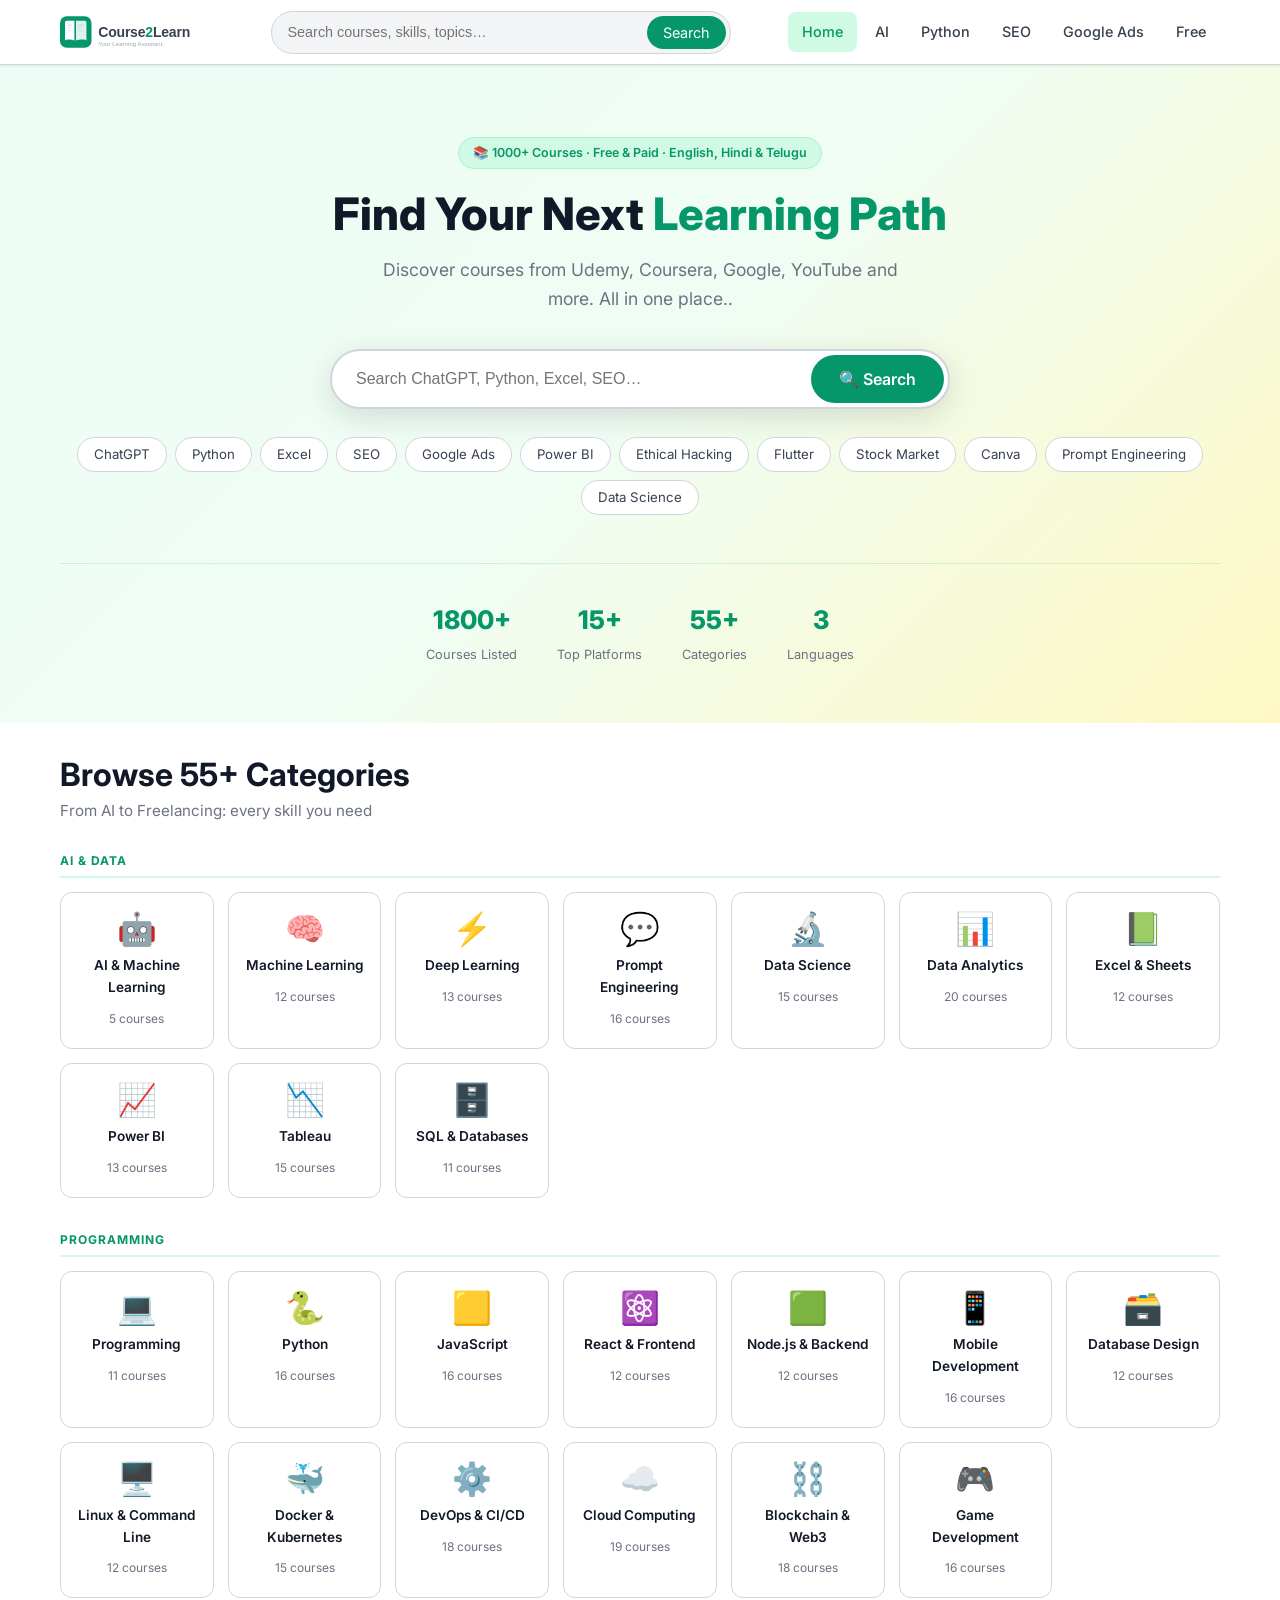
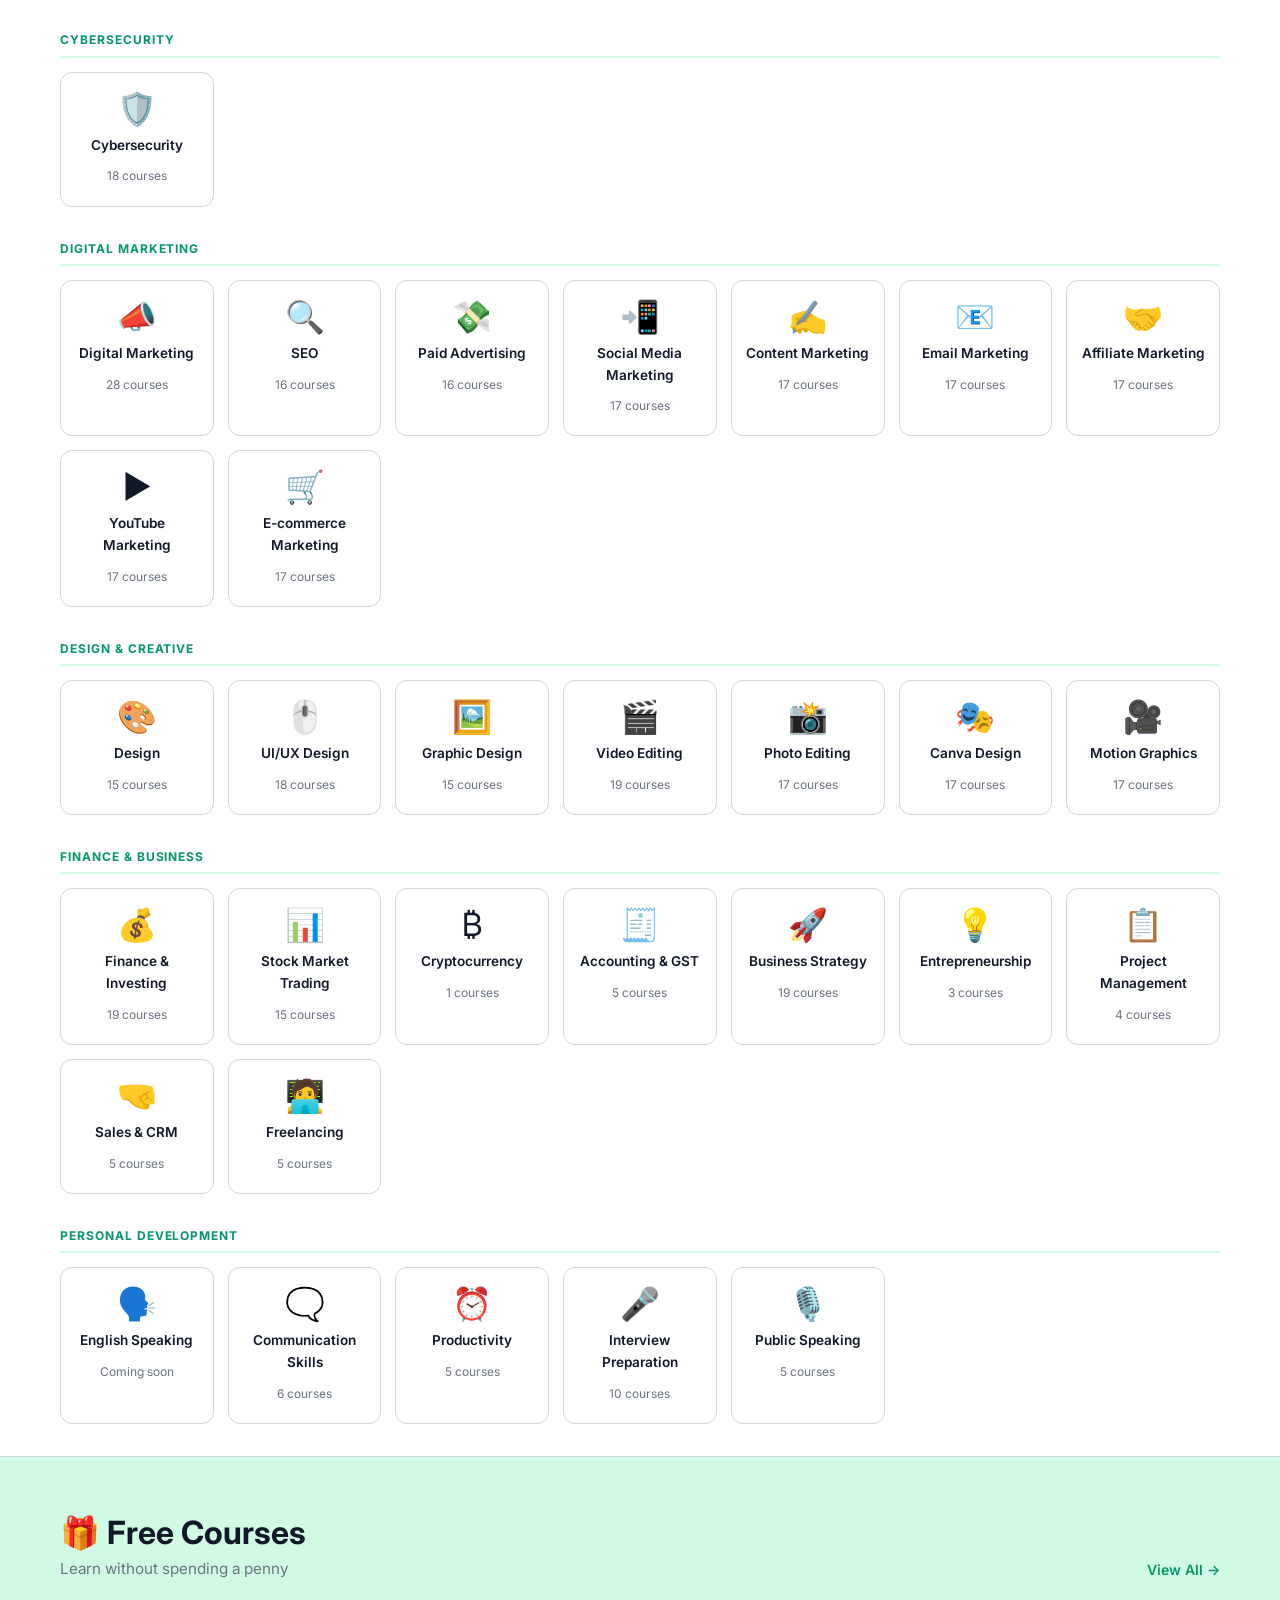
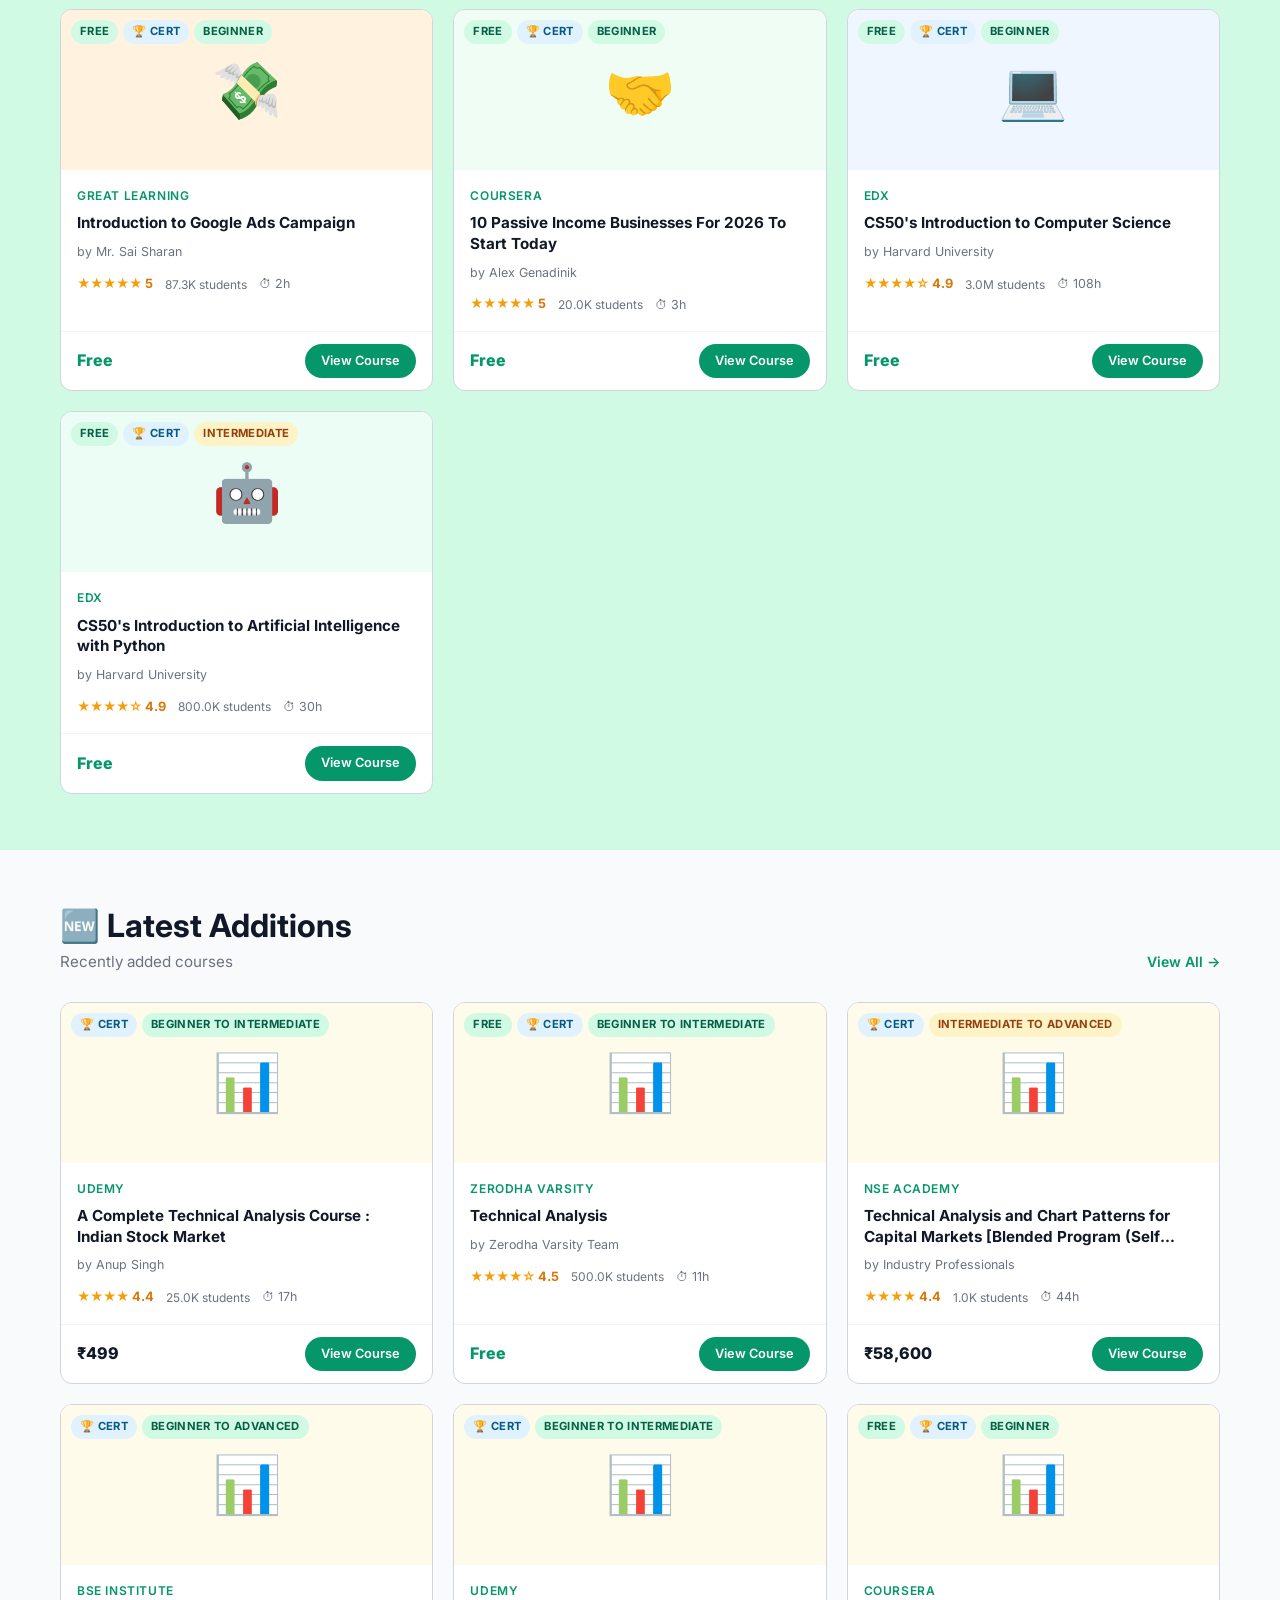
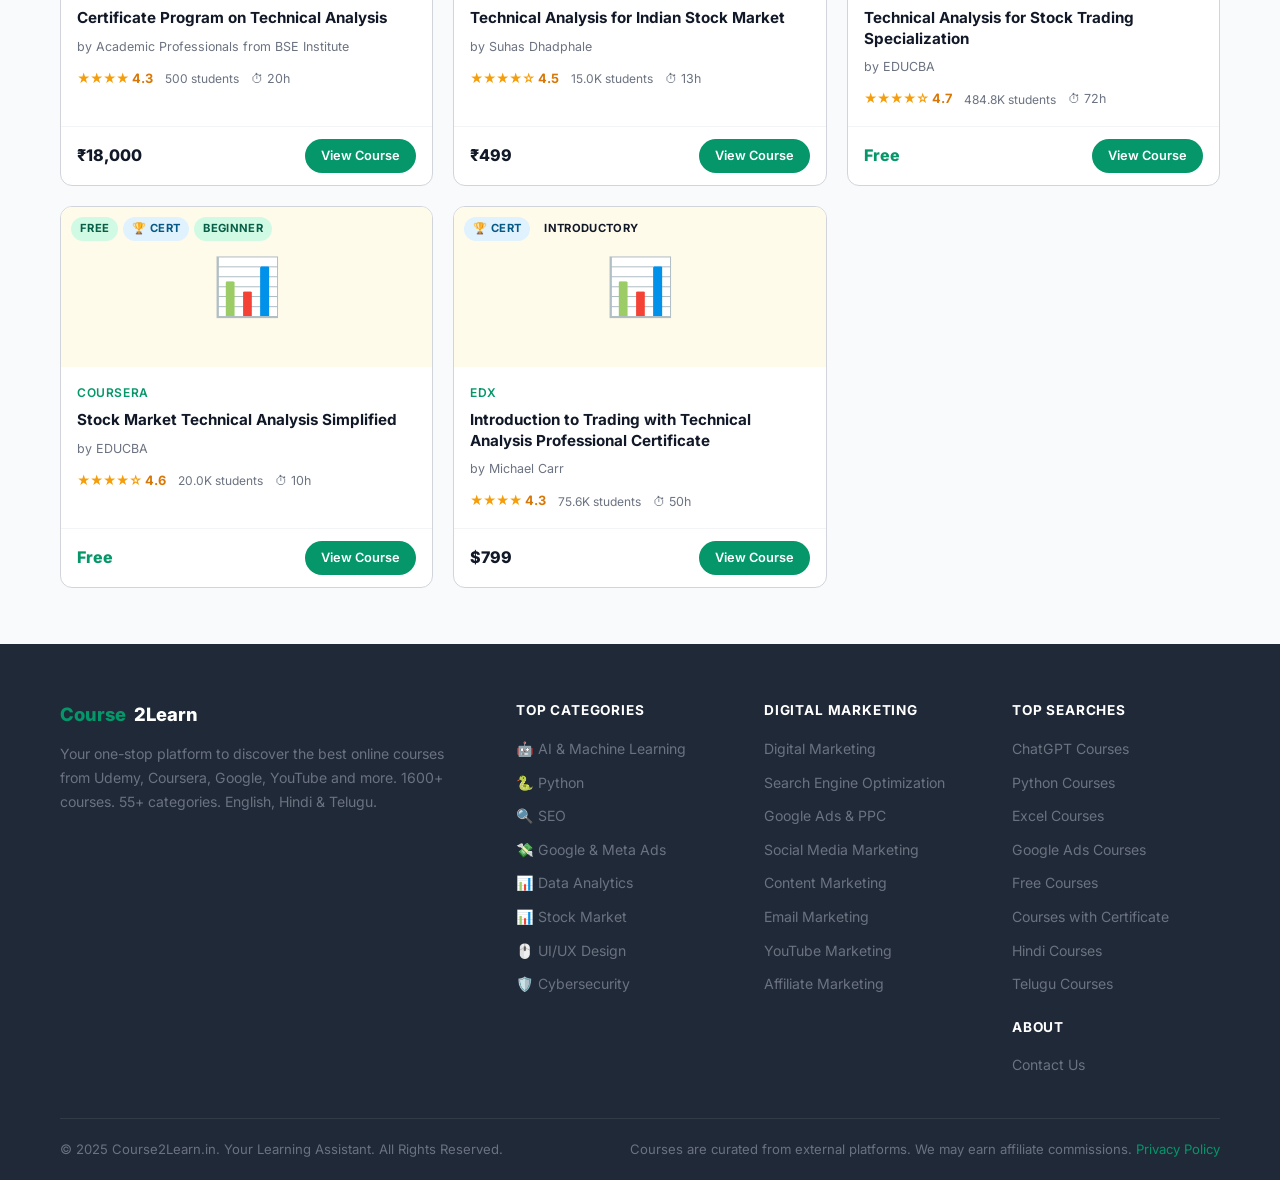
<file: index.html>
<!DOCTYPE html>
<html lang="en">
<head>
  <meta charset="UTF-8"/>
  <meta name="viewport" content="width=device-width, initial-scale=1.0"/>
  <title>Course2Learn: Your Learning Assistant | Find Best Online Courses</title>
  <meta name="description" content="Discover 1600+ online courses across 55+ categories: AI, Python, SEO, Google Ads, Digital Marketing, Stock Market, UI/UX, Video Editing and more. Free & Paid. English, Hindi & Telugu."/>
  <meta name="keywords" content="online courses, free courses, AI courses, Python, SEO, Google Ads, digital marketing, data analytics, stock market, Udemy, Coursera, free certificate courses India, Telugu courses, Hindi courses"/>
  <meta property="og:title"       content="Course2Learn: Find Best Online Courses"/>
  <meta property="og:description" content="Your one-stop course discovery platform. 1600+ courses across 55+ categories. Free & Paid. English, Hindi & Telugu."/>
  <meta property="og:url"         content="https://course2learn.in"/>
  <meta property="og:type"        content="website"/>
  <meta name="twitter:card"       content="summary_large_image"/>
  <link rel="canonical" href="https://course2learn.in"/>
  <link rel="preconnect" href="https://fonts.googleapis.com"/>
  <link rel="preconnect" href="https://fonts.gstatic.com" crossorigin/>
  <link href="https://fonts.googleapis.com/css2?family=Inter:wght@400;500;600;700;800&display=swap" rel="stylesheet"/>
  <link rel="stylesheet" href="css/style.css"/>
  <link rel="icon" href="favicon.svg" type="image/svg+xml"/>
</head>
<body>

<!-- ===== NAVBAR ===== -->
<nav class="navbar">
  <div class="container nav-inner">
    <a href="#/" class="nav-logo">
      <img src="logo.svg" alt="Course2Learn Logo"/>
    </a>
    <div class="nav-search">
      <input type="text" id="navSearchInput" placeholder="Search courses, skills, topics…" autocomplete="off"/>
      <button onclick="App.doNavSearch()">Search</button>
    </div>
    <div class="nav-links">
      <a href="#/" id="nav-home">Home</a>
      <a href="#/category/ai" id="nav-ai">AI</a>
      <a href="#/category/python" id="nav-py">Python</a>
      <a href="#/category/seo" id="nav-seo">SEO</a>
      <a href="#/category/paid-advertising" id="nav-ads">Google Ads</a>
      <a href="#/search?free=true" id="nav-free">Free</a>
    </div>
    <button class="nav-menu-btn" onclick="App.toggleMobileNav()" aria-label="Menu">☰</button>
  </div>
  <div class="mobile-nav" id="mobileNav">
    <a href="#/">🏠 Home</a>
    <div class="mobile-nav-group">🤖 AI & Data</div>
    <a href="#/category/ai">🤖 AI & Machine Learning</a>
    <a href="#/category/data-science">🔬 Data Science</a>
    <a href="#/category/data-analytics">📊 Data Analytics</a>
    <a href="#/category/machine-learning">🧠 Machine Learning</a>
    <a href="#/category/prompt-engineering">💬 Prompt Engineering</a>
    <a href="#/category/excel">📗 Excel & Sheets</a>
    <a href="#/category/power-bi">📈 Power BI</a>
    <a href="#/category/sql">🗄️ SQL & Databases</a>
    <div class="mobile-nav-group">💻 Programming</div>
    <a href="#/category/python">🐍 Python</a>
    <a href="#/category/javascript">🟨 JavaScript</a>
    <a href="#/category/react">⚛️ React & Frontend</a>
    <a href="#/category/nodejs">🟩 Node.js & Backend</a>
    <a href="#/category/mobile-dev">📱 Mobile Development</a>
    <a href="#/category/cloud-computing">☁️ Cloud Computing</a>
    <a href="#/category/devops">⚙️ DevOps & CI/CD</a>
    <a href="#/category/docker">🐳 Docker & Kubernetes</a>
    <a href="#/category/cybersecurity">🛡️ Cybersecurity</a>
    <div class="mobile-nav-group">📣 Digital Marketing</div>
    <a href="#/category/digital-marketing">📣 Digital Marketing</a>
    <a href="#/category/seo">🔍 SEO</a>
    <a href="#/category/paid-advertising">💸 Google & Meta Ads</a>
    <a href="#/category/social-media">📲 Social Media</a>
    <a href="#/category/content-marketing">✍️ Content Marketing</a>
    <a href="#/category/email-marketing">📧 Email Marketing</a>
    <a href="#/category/youtube-marketing">▶️ YouTube Marketing</a>
    <a href="#/category/affiliate-marketing">🤝 Affiliate Marketing</a>
    <div class="mobile-nav-group">🎨 Design & Creative</div>
    <a href="#/category/ui-ux">🖱️ UI/UX Design</a>
    <a href="#/category/graphic-design">🖼️ Graphic Design</a>
    <a href="#/category/video-editing">🎬 Video Editing</a>
    <a href="#/category/canva">🎭 Canva</a>
    <a href="#/category/photo-editing">📸 Photo Editing</a>
    <div class="mobile-nav-group">💰 Finance & Business</div>
    <a href="#/category/stock-market">📊 Stock Market Trading</a>
    <a href="#/category/finance">💰 Finance & Investing</a>
    <a href="#/category/accounting">🧾 Accounting & GST</a>
    <a href="#/category/entrepreneurship">💡 Entrepreneurship</a>
    <a href="#/category/freelancing">🧑‍💻 Freelancing</a>
    <a href="#/category/project-management">📋 Project Management</a>
    <div class="mobile-nav-group">🎤 Personal Development</div>
    <a href="#/category/english-speaking">🗣️ English Speaking</a>
    <a href="#/category/interview-prep">🎤 Interview Preparation</a>
    <a href="#/category/productivity">⏰ Productivity</a>
    <a href="#/category/communication">🗨️ Communication Skills</a>
    <a href="#/search?free=true">🎁 Free Courses</a>
    <a href="#/search?cert=true">🏆 With Certificate</a>
    <a href="#/search?lang=hindi">🇮🇳 Hindi Courses</a>
    <a href="#/search?lang=telugu">🇮🇳 Telugu Courses</a>
  </div>
</nav>

<!-- ===== MAIN APP ===== -->
<main id="app"></main>

<!-- ===== FOOTER ===== -->
<footer>
  <div class="container">
    <div class="footer-grid">
      <div class="footer-brand">
        <div class="footer-logo">
          <span>Course</span>2Learn
        </div>
        <p>Your one-stop platform to discover the best online courses from Udemy, Coursera, Google, YouTube and more. 1600+ courses. 55+ categories. English, Hindi & Telugu.</p>
      </div>
      <div class="footer-col">
        <h4>Top Categories</h4>
        <ul>
          <li><a href="#/category/ai">🤖 AI & Machine Learning</a></li>
          <li><a href="#/category/python">🐍 Python</a></li>
          <li><a href="#/category/seo">🔍 SEO</a></li>
          <li><a href="#/category/paid-advertising">💸 Google & Meta Ads</a></li>
          <li><a href="#/category/data-analytics">📊 Data Analytics</a></li>
          <li><a href="#/category/stock-market">📊 Stock Market</a></li>
          <li><a href="#/category/ui-ux">🖱️ UI/UX Design</a></li>
          <li><a href="#/category/cybersecurity">🛡️ Cybersecurity</a></li>
        </ul>
      </div>
      <div class="footer-col">
        <h4>Digital Marketing</h4>
        <ul>
          <li><a href="#/category/digital-marketing">Digital Marketing</a></li>
          <li><a href="#/category/seo">Search Engine Optimization</a></li>
          <li><a href="#/category/paid-advertising">Google Ads & PPC</a></li>
          <li><a href="#/category/social-media">Social Media Marketing</a></li>
          <li><a href="#/category/content-marketing">Content Marketing</a></li>
          <li><a href="#/category/email-marketing">Email Marketing</a></li>
          <li><a href="#/category/youtube-marketing">YouTube Marketing</a></li>
          <li><a href="#/category/affiliate-marketing">Affiliate Marketing</a></li>
        </ul>
      </div>
      <div class="footer-col">
        <h4>Top Searches</h4>
        <ul>
          <li><a href="#/search?q=chatgpt">ChatGPT Courses</a></li>
          <li><a href="#/search?q=python">Python Courses</a></li>
          <li><a href="#/search?q=excel">Excel Courses</a></li>
          <li><a href="#/search?q=google+ads">Google Ads Courses</a></li>
          <li><a href="#/search?free=true">Free Courses</a></li>
          <li><a href="#/search?cert=true">Courses with Certificate</a></li>
          <li><a href="#/search?lang=hindi">Hindi Courses</a></li>
          <li><a href="#/search?lang=telugu">Telugu Courses</a></li>
        </ul>
        <h4 style="margin-top:20px">About</h4>
        <ul>
          <li><a href="mailto:hello@course2learn.in">Contact Us</a></li>
        </ul>
      </div>
    </div>
    <div class="footer-bottom">
      <p>© 2025 Course2Learn.in. Your Learning Assistant. All Rights Reserved.</p>
      <p>Courses are curated from external platforms. We may earn affiliate commissions. <a href="privacy.html">Privacy Policy</a></p>
    </div>
  </div>
</footer>

<div class="toast" id="toast"></div>

<script src="js/app.js"></script>
</body>
</html>
</file>
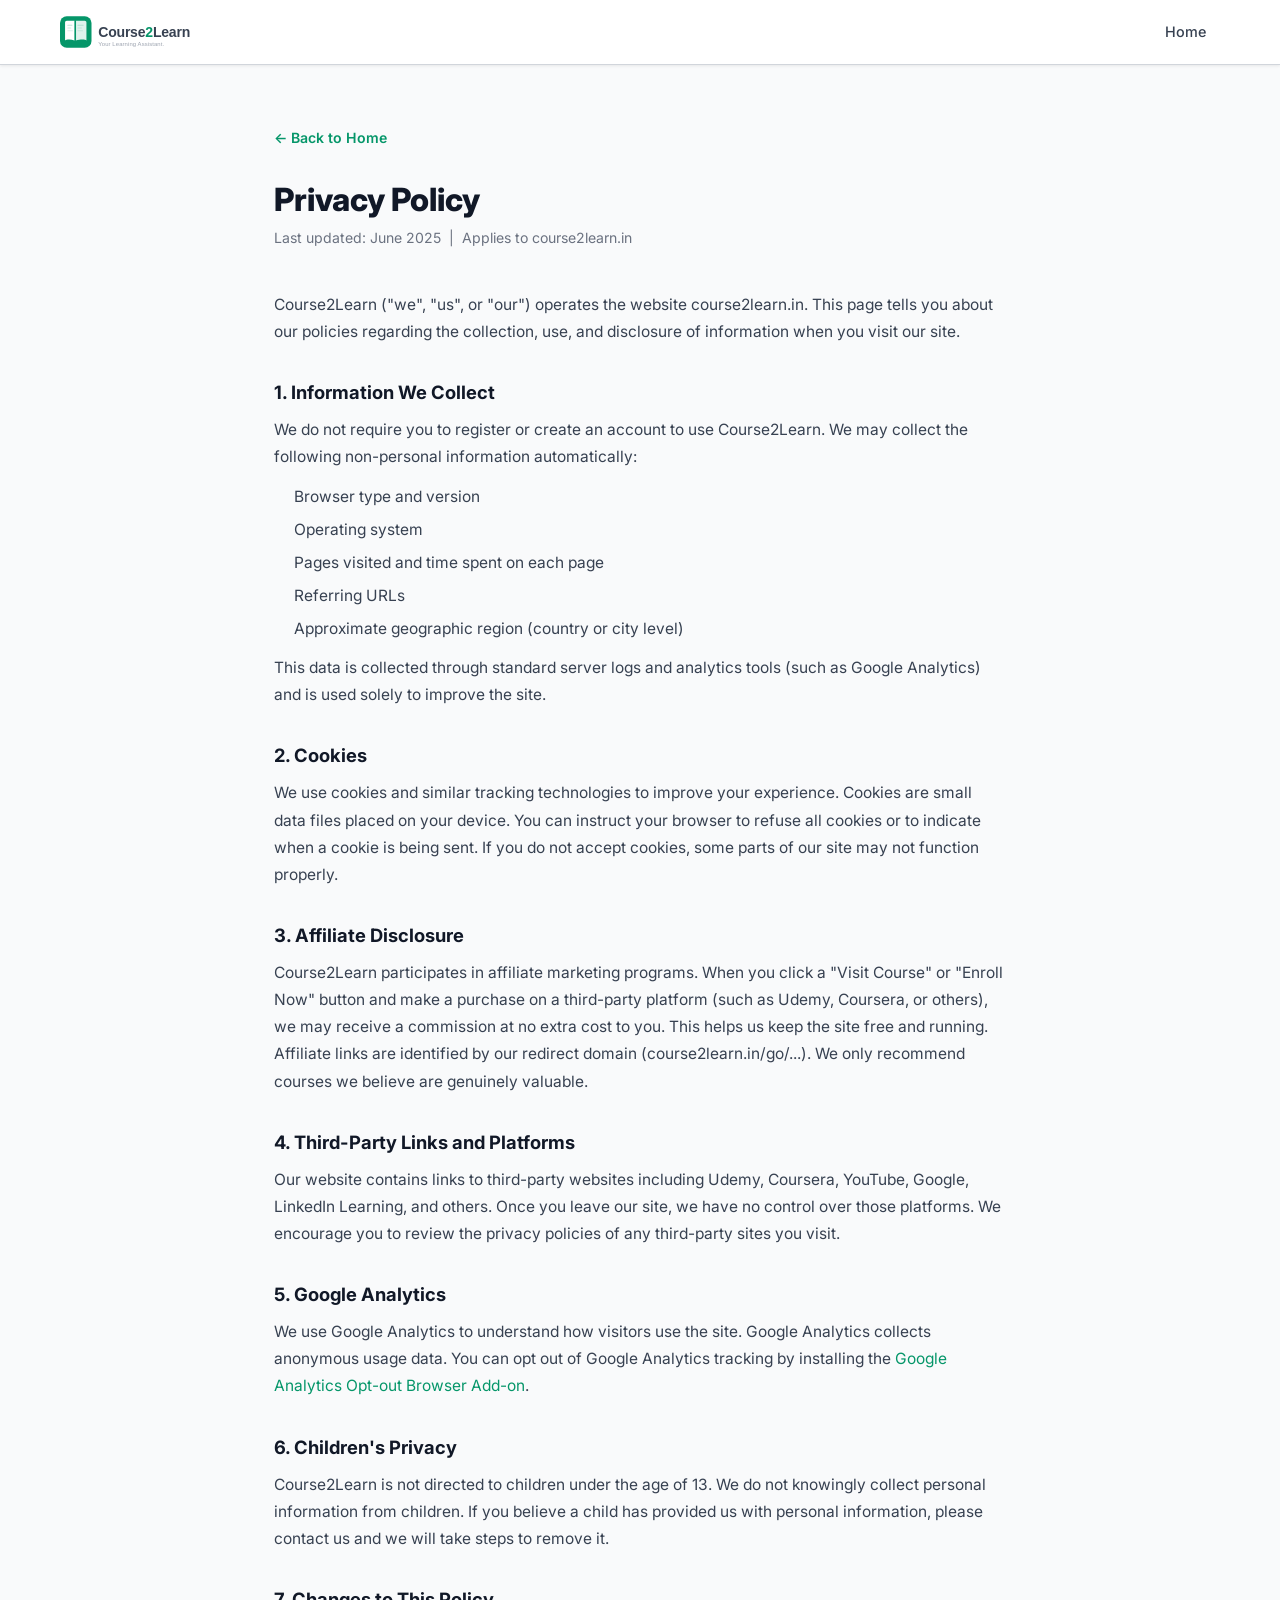
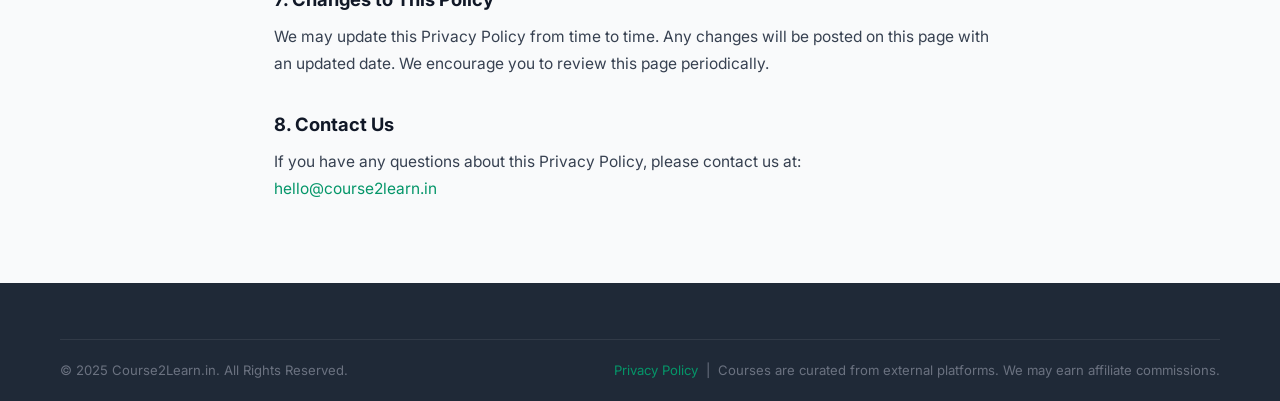
<file: privacy.html>
<!DOCTYPE html>
<html lang="en">
<head>
  <meta charset="UTF-8"/>
  <meta name="viewport" content="width=device-width, initial-scale=1.0"/>
  <title>Privacy Policy | Course2Learn</title>
  <meta name="description" content="Privacy Policy for Course2Learn.in - How we collect, use, and protect your information."/>
  <link rel="canonical" href="https://course2learn.in/privacy.html"/>
  <link rel="preconnect" href="https://fonts.googleapis.com"/>
  <link rel="preconnect" href="https://fonts.gstatic.com" crossorigin/>
  <link href="https://fonts.googleapis.com/css2?family=Inter:wght@400;500;600;700;800&display=swap" rel="stylesheet"/>
  <link rel="stylesheet" href="css/style.css"/>
  <link rel="icon" href="favicon.svg" type="image/svg+xml"/>
  <style>
    .policy-page { max-width: 780px; margin: 0 auto; padding: 60px 24px 80px; }
    .policy-page h1 { font-size: 2rem; font-weight: 800; color: var(--dark); margin-bottom: 8px; }
    .policy-page .meta { font-size: 0.88rem; color: var(--gray-500); margin-bottom: 40px; }
    .policy-page h2 { font-size: 1.15rem; font-weight: 700; color: var(--dark); margin: 36px 0 12px; }
    .policy-page p, .policy-page li { font-size: 0.97rem; color: var(--gray-700); line-height: 1.75; }
    .policy-page ul { padding-left: 20px; margin: 12px 0; }
    .policy-page ul li { margin-bottom: 6px; }
    .policy-page a { color: var(--primary); }
    .policy-page a:hover { text-decoration: underline; }
    .policy-page .back-link { display: inline-flex; align-items: center; gap: 6px; font-size: 0.88rem; font-weight: 600; color: var(--primary); margin-bottom: 32px; }
  </style>
</head>
<body>

<!-- ===== NAVBAR ===== -->
<nav class="navbar">
  <div class="container nav-inner">
    <a href="index.html" class="nav-logo">
      <img src="logo.svg" alt="Course2Learn Logo"/>
    </a>
    <div class="nav-links">
      <a href="index.html">Home</a>
    </div>
  </div>
</nav>

<!-- ===== PRIVACY POLICY ===== -->
<main>
  <div class="policy-page">
    <a class="back-link" href="index.html">&#8592; Back to Home</a>

    <h1>Privacy Policy</h1>
    <p class="meta">Last updated: June 2025 &nbsp;|&nbsp; Applies to course2learn.in</p>

    <p>Course2Learn ("we", "us", or "our") operates the website course2learn.in. This page tells you about our policies regarding the collection, use, and disclosure of information when you visit our site.</p>

    <h2>1. Information We Collect</h2>
    <p>We do not require you to register or create an account to use Course2Learn. We may collect the following non-personal information automatically:</p>
    <ul>
      <li>Browser type and version</li>
      <li>Operating system</li>
      <li>Pages visited and time spent on each page</li>
      <li>Referring URLs</li>
      <li>Approximate geographic region (country or city level)</li>
    </ul>
    <p>This data is collected through standard server logs and analytics tools (such as Google Analytics) and is used solely to improve the site.</p>

    <h2>2. Cookies</h2>
    <p>We use cookies and similar tracking technologies to improve your experience. Cookies are small data files placed on your device. You can instruct your browser to refuse all cookies or to indicate when a cookie is being sent. If you do not accept cookies, some parts of our site may not function properly.</p>

    <h2>3. Affiliate Disclosure</h2>
    <p>Course2Learn participates in affiliate marketing programs. When you click a "Visit Course" or "Enroll Now" button and make a purchase on a third-party platform (such as Udemy, Coursera, or others), we may receive a commission at no extra cost to you. This helps us keep the site free and running.</p>
    <p>Affiliate links are identified by our redirect domain (course2learn.in/go/...). We only recommend courses we believe are genuinely valuable.</p>

    <h2>4. Third-Party Links and Platforms</h2>
    <p>Our website contains links to third-party websites including Udemy, Coursera, YouTube, Google, LinkedIn Learning, and others. Once you leave our site, we have no control over those platforms. We encourage you to review the privacy policies of any third-party sites you visit.</p>

    <h2>5. Google Analytics</h2>
    <p>We use Google Analytics to understand how visitors use the site. Google Analytics collects anonymous usage data. You can opt out of Google Analytics tracking by installing the <a href="https://tools.google.com/dlpage/gaoptout" target="_blank" rel="noopener">Google Analytics Opt-out Browser Add-on</a>.</p>

    <h2>6. Children's Privacy</h2>
    <p>Course2Learn is not directed to children under the age of 13. We do not knowingly collect personal information from children. If you believe a child has provided us with personal information, please contact us and we will take steps to remove it.</p>

    <h2>7. Changes to This Policy</h2>
    <p>We may update this Privacy Policy from time to time. Any changes will be posted on this page with an updated date. We encourage you to review this page periodically.</p>

    <h2>8. Contact Us</h2>
    <p>If you have any questions about this Privacy Policy, please contact us at:</p>
    <p><a href="mailto:hello@course2learn.in">hello@course2learn.in</a></p>
  </div>
</main>

<!-- ===== FOOTER ===== -->
<footer>
  <div class="container">
    <div class="footer-bottom">
      <p>© 2025 Course2Learn.in. All Rights Reserved.</p>
      <p><a href="privacy.html">Privacy Policy</a> &nbsp;|&nbsp; Courses are curated from external platforms. We may earn affiliate commissions.</p>
    </div>
  </div>
</footer>

</body>
</html>
</file>
<file: css/style.css>
/* ===================================================
   Course2Learn: Emerald Green SaaS Theme
   course2learn.in | Your Learning Assistant.
   =================================================== */

:root {
  --primary:    #059669;
  --primary-dk: #047857;
  --primary-lt: #D1FAE5;
  --accent:     #F59E0B;
  --accent-dk:  #D97706;
  --dark:       #111827;
  --gray-900:   #1F2937;
  --gray-700:   #374151;
  --gray-500:   #6B7280;
  --gray-300:   #D1D5DB;
  --gray-100:   #F3F4F6;
  --white:      #FFFFFF;
  --bg:         #F9FAFB;
  --card-bg:    #FFFFFF;
  --shadow-sm:  0 1px 3px rgba(0,0,0,.08);
  --shadow:     0 4px 16px rgba(0,0,0,.10);
  --shadow-lg:  0 8px 32px rgba(0,0,0,.13);
  --radius:     12px;
  --radius-sm:  8px;
  --radius-lg:  16px;
  --font:       'Inter', -apple-system, BlinkMacSystemFont, 'Segoe UI', sans-serif;
  --transition: 0.2s ease;
}

/* ---- Reset ---- */
*, *::before, *::after { box-sizing: border-box; margin: 0; padding: 0; }
html { scroll-behavior: smooth; font-size: 16px; }
body { font-family: var(--font); background: var(--bg); color: var(--dark); line-height: 1.6; }
a { color: inherit; text-decoration: none; }
img { max-width: 100%; display: block; }
button { cursor: pointer; border: none; background: none; font-family: inherit; }
ul { list-style: none; }

/* ---- Typography ---- */
h1 { font-size: clamp(1.8rem, 4vw, 2.8rem); font-weight: 800; line-height: 1.15; }
h2 { font-size: clamp(1.3rem, 3vw, 2rem);   font-weight: 700; line-height: 1.25; }
h3 { font-size: 1.15rem; font-weight: 600; }
h4 { font-size: 1rem;    font-weight: 600; }
p  { color: var(--gray-700); }

/* ---- Layout helpers ---- */
.container    { max-width: 1200px; margin: 0 auto; padding: 0 20px; }
.section      { padding: 56px 0; }
.section-sm   { padding: 32px 0; }
.flex         { display: flex; }
.flex-center  { display: flex; align-items: center; justify-content: center; }
.grid-2       { display: grid; grid-template-columns: repeat(2,1fr); gap: 24px; }
.grid-3       { display: grid; grid-template-columns: repeat(3,1fr); gap: 24px; }
.grid-4       { display: grid; grid-template-columns: repeat(4,1fr); gap: 20px; }
.gap-4        { gap: 16px; }

/* ============================
   NAVIGATION
   ============================ */
.navbar {
  position: sticky; top: 0; z-index: 100;
  background: var(--white);
  border-bottom: 1px solid var(--gray-300);
  box-shadow: var(--shadow-sm);
}
.nav-inner {
  display: flex; align-items: center; justify-content: space-between;
  height: 64px; gap: 20px;
}
.nav-logo {
  display: flex; align-items: center; gap: 10px;
  font-size: 1.25rem; font-weight: 800; color: var(--primary);
  flex-shrink: 0;
}
.nav-logo img { height: 36px; width: auto; }
.nav-logo span { color: var(--dark); }
.nav-logo .tagline { font-size: 0.65rem; font-weight: 400; color: var(--gray-500); display: block; line-height: 1; }

.nav-search {
  flex: 1; max-width: 460px;
  display: flex; align-items: center;
  background: var(--gray-100); border-radius: 50px;
  border: 1.5px solid var(--gray-300);
  overflow: hidden; transition: border-color var(--transition);
}
.nav-search:focus-within { border-color: var(--primary); background: var(--white); }
.nav-search input {
  flex: 1; border: none; background: transparent;
  padding: 10px 16px; font-size: 0.9rem; outline: none;
}
.nav-search button {
  padding: 8px 16px; background: var(--primary); color: var(--white);
  font-size: 0.9rem; border-radius: 50px;
  margin: 4px; transition: background var(--transition);
}
.nav-search button:hover { background: var(--primary-dk); }

.nav-links { display: flex; align-items: center; gap: 4px; }
.nav-links a {
  padding: 8px 14px; border-radius: var(--radius-sm);
  font-size: 0.9rem; font-weight: 500; color: var(--gray-700);
  transition: all var(--transition);
}
.nav-links a:hover,
.nav-links a.active { background: var(--primary-lt); color: var(--primary); }

.nav-menu-btn { display: none; padding: 8px; font-size: 1.4rem; color: var(--gray-700); }

/* Mobile nav */
.mobile-nav {
  display: none; flex-direction: column; gap: 4px;
  background: var(--white); border-bottom: 1px solid var(--gray-300);
  padding: 12px 20px;
}
.mobile-nav.open { display: flex; }
.mobile-nav a {
  padding: 10px 14px; border-radius: var(--radius-sm);
  font-size: 0.95rem; font-weight: 500; color: var(--gray-700);
}
.mobile-nav a:hover { background: var(--primary-lt); color: var(--primary); }

/* ============================
   HERO
   ============================ */
.hero {
  background: linear-gradient(135deg, #ECFDF5 0%, #F0FDF4 50%, #FEF9C3 100%);
  padding: 72px 0 56px;
  text-align: center;
}
.hero-badge {
  display: inline-flex; align-items: center; gap: 6px;
  background: var(--primary-lt); color: var(--primary);
  padding: 5px 14px; border-radius: 50px;
  font-size: 0.78rem; font-weight: 600; margin-bottom: 20px;
  border: 1px solid #A7F3D0;
}
.hero h1 { color: var(--dark); margin-bottom: 16px; }
.hero h1 em { font-style: normal; color: var(--primary); }
.hero p { font-size: 1.1rem; color: var(--gray-500); max-width: 560px; margin: 0 auto 36px; }

.hero-search {
  display: flex; max-width: 620px; margin: 0 auto 28px;
  background: var(--white); border-radius: 50px;
  box-shadow: var(--shadow-lg); overflow: hidden;
  border: 2px solid var(--gray-300);
  transition: border-color var(--transition);
}
.hero-search:focus-within { border-color: var(--primary); }
.hero-search input {
  flex: 1; border: none; padding: 16px 24px;
  font-size: 1rem; outline: none; background: transparent;
}
.hero-search button {
  background: var(--primary); color: var(--white);
  padding: 14px 28px; font-size: 1rem; font-weight: 600;
  border-radius: 50px; margin: 4px;
  transition: background var(--transition);
  white-space: nowrap;
}
.hero-search button:hover { background: var(--primary-dk); }

.hero-pills { display: flex; flex-wrap: wrap; gap: 8px; justify-content: center; }
.hero-pill {
  background: var(--white); border: 1px solid var(--gray-300);
  padding: 6px 16px; border-radius: 50px;
  font-size: 0.83rem; color: var(--gray-700); cursor: pointer;
  transition: all var(--transition);
}
.hero-pill:hover { border-color: var(--primary); color: var(--primary); background: var(--primary-lt); }

.hero-stats {
  display: flex; justify-content: center; gap: 40px;
  margin-top: 48px; padding-top: 36px;
  border-top: 1px solid rgba(5,150,105,0.15);
}
.stat-item { text-align: center; }
.stat-num { font-size: 1.6rem; font-weight: 800; color: var(--primary); display: block; }
.stat-lbl { font-size: 0.8rem; color: var(--gray-500); }

/* ============================
   SECTION HEADERS
   ============================ */
.section-header {
  display: flex; align-items: flex-end; justify-content: space-between;
  margin-bottom: 28px; flex-wrap: wrap; gap: 12px;
}
.section-header h2 { color: var(--dark); }
.section-header p  { color: var(--gray-500); font-size: 0.95rem; margin-top: 4px; }
.view-all {
  font-size: 0.88rem; font-weight: 600; color: var(--primary);
  display: flex; align-items: center; gap: 4px; white-space: nowrap;
  transition: gap var(--transition);
}
.view-all:hover { gap: 8px; }

/* ============================
   CATEGORY GROUPS
   ============================ */
.cat-group { margin-bottom: 32px; }
.cat-group:last-child { margin-bottom: 0; }
.cat-group-label {
  font-size: 0.75rem; font-weight: 700; text-transform: uppercase;
  letter-spacing: 0.08em; color: var(--primary);
  margin-bottom: 14px; padding-bottom: 6px;
  border-bottom: 2px solid var(--primary-lt);
}
.mobile-nav-group {
  font-size: 0.7rem; font-weight: 700; text-transform: uppercase;
  letter-spacing: 0.08em; color: var(--primary);
  padding: 12px 20px 4px; margin-top: 4px;
  background: var(--primary-lt);
}

/* ============================
   CATEGORY CARDS
   ============================ */
.categories-grid {
  display: grid;
  grid-template-columns: repeat(auto-fill, minmax(140px,1fr));
  gap: 14px;
}
.cat-card {
  background: var(--white); border: 1.5px solid var(--gray-300);
  border-radius: var(--radius); padding: 20px 14px;
  text-align: center; cursor: pointer;
  transition: all var(--transition);
  display: flex; flex-direction: column; align-items: center; gap: 10px;
}
.cat-card:hover { border-color: var(--primary); box-shadow: var(--shadow); transform: translateY(-2px); }
.cat-card.active { border-color: var(--primary); background: var(--primary-lt); }
.cat-icon { font-size: 2rem; line-height: 1; }
.cat-name { font-size: 0.85rem; font-weight: 600; color: var(--dark); }
.cat-count { font-size: 0.75rem; color: var(--gray-500); }

/* ============================
   COURSE CARDS
   ============================ */
.courses-grid {
  display: grid;
  grid-template-columns: repeat(auto-fill, minmax(280px,1fr));
  gap: 20px;
}
.course-card {
  background: var(--card-bg); border-radius: var(--radius);
  border: 1.5px solid var(--gray-300); overflow: hidden;
  transition: all var(--transition); cursor: pointer;
  display: flex; flex-direction: column;
}
.course-card:hover { box-shadow: var(--shadow-lg); border-color: var(--primary); transform: translateY(-3px); }

.card-thumb {
  position: relative; height: 160px; overflow: hidden;
}
.card-thumb-bg {
  width: 100%; height: 100%;
  display: flex; align-items: center; justify-content: center;
  font-size: 3.5rem; flex-shrink: 0;
}
.card-badges {
  position: absolute; top: 10px; left: 10px;
  display: flex; gap: 5px; flex-wrap: wrap;
}
.badge {
  padding: 3px 9px; border-radius: 50px; font-size: 0.7rem; font-weight: 700;
  text-transform: uppercase; letter-spacing: 0.03em;
}
.badge-free    { background: #D1FAE5; color: #065F46; }
.badge-paid    { background: #FEF3C7; color: #92400E; }
.badge-cert    { background: #E0F2FE; color: #075985; }
.badge-featured { background: var(--accent); color: var(--white); }
.badge-level-beginner     { background: #D1FAE5; color: #065F46; }
.badge-level-intermediate { background: #FEF3C7; color: #92400E; }
.badge-level-advanced     { background: #FCE7F3; color: #831843; }

.card-body { padding: 16px; flex: 1; display: flex; flex-direction: column; gap: 8px; }
.card-provider { font-size: 0.75rem; font-weight: 600; color: var(--primary); text-transform: uppercase; letter-spacing: 0.05em; }
.card-title { font-size: 0.95rem; font-weight: 700; color: var(--dark); line-height: 1.35; display: -webkit-box; -webkit-line-clamp: 2; -webkit-box-orient: vertical; overflow: hidden; }
.card-instructor { font-size: 0.78rem; color: var(--gray-500); }

.card-meta { display: flex; align-items: center; gap: 12px; margin-top: 4px; }
.card-rating { display: flex; align-items: center; gap: 3px; font-size: 0.8rem; font-weight: 700; color: var(--accent-dk); }
.card-rating-stars { color: var(--accent); }
.card-students { font-size: 0.75rem; color: var(--gray-500); }
.card-duration { font-size: 0.78rem; color: var(--gray-500); display: flex; align-items: center; gap: 3px; }

.card-footer {
  padding: 12px 16px; border-top: 1px solid var(--gray-100);
  display: flex; align-items: center; justify-content: space-between;
}
.card-price { font-size: 1rem; font-weight: 800; color: var(--dark); }
.card-price.free-price { color: var(--primary); }
.card-btn {
  background: var(--primary); color: var(--white);
  padding: 7px 16px; border-radius: 50px;
  font-size: 0.8rem; font-weight: 600;
  transition: background var(--transition);
}
.card-btn:hover { background: var(--primary-dk); }

/* ============================
   FILTERS SIDEBAR
   ============================ */
.page-layout { display: flex; gap: 24px; align-items: flex-start; }
.filter-sidebar {
  width: 240px; flex-shrink: 0;
  background: var(--white); border: 1.5px solid var(--gray-300);
  border-radius: var(--radius); padding: 20px; position: sticky; top: 84px;
}
.filter-sidebar h3 { font-size: 1rem; font-weight: 700; margin-bottom: 16px; color: var(--dark); }
.filter-group { margin-bottom: 20px; }
.filter-group h4 { font-size: 0.82rem; font-weight: 700; color: var(--gray-500); text-transform: uppercase; letter-spacing: 0.05em; margin-bottom: 10px; }
.filter-option {
  display: flex; align-items: center; gap: 8px;
  padding: 6px 4px; cursor: pointer;
  font-size: 0.88rem; color: var(--gray-700); border-radius: 6px;
  transition: all var(--transition);
}
.filter-option:hover { background: var(--primary-lt); color: var(--primary); }
.filter-option input[type="checkbox"] { accent-color: var(--primary); width: 14px; height: 14px; }
.filter-option input[type="radio"]    { accent-color: var(--primary); width: 14px; height: 14px; }

.filter-clear {
  width: 100%; padding: 10px; border-radius: var(--radius-sm);
  border: 1.5px solid var(--gray-300); font-size: 0.85rem; font-weight: 600;
  color: var(--gray-700); transition: all var(--transition); margin-top: 8px;
  background: transparent;
}
.filter-clear:hover { border-color: var(--primary); color: var(--primary); }

.filter-mobile-toggle {
  display: none; align-items: center; gap: 8px;
  background: var(--white); border: 1.5px solid var(--gray-300);
  border-radius: var(--radius-sm); padding: 10px 16px;
  font-size: 0.9rem; font-weight: 600; color: var(--gray-700);
  margin-bottom: 16px; transition: all var(--transition);
}
.filter-mobile-toggle:hover { border-color: var(--primary); color: var(--primary); }

.results-main { flex: 1; min-width: 0; }

/* ============================
   SORT BAR
   ============================ */
.sort-bar {
  display: flex; align-items: center; justify-content: space-between;
  margin-bottom: 20px; flex-wrap: wrap; gap: 12px;
}
.results-count { font-size: 0.9rem; color: var(--gray-500); }
.results-count strong { color: var(--dark); }
.sort-select {
  padding: 8px 12px; border-radius: var(--radius-sm);
  border: 1.5px solid var(--gray-300); font-size: 0.88rem;
  background: var(--white); color: var(--dark); outline: none;
  cursor: pointer; font-family: var(--font);
}
.sort-select:focus { border-color: var(--primary); }

/* ============================
   COURSE DETAIL PAGE
   ============================ */
.detail-hero {
  background: linear-gradient(135deg, #ECFDF5, #F0FDF4);
  padding: 48px 0;
}
.detail-layout { display: flex; gap: 32px; align-items: flex-start; }
.detail-content { flex: 1; }
.detail-breadcrumb {
  display: flex; align-items: center; gap: 6px;
  font-size: 0.82rem; color: var(--gray-500); margin-bottom: 16px;
}
.detail-breadcrumb a { color: var(--primary); }
.detail-breadcrumb span { color: var(--gray-300); }
.detail-title { font-size: clamp(1.4rem, 3vw, 2rem); font-weight: 800; margin-bottom: 12px; color: var(--dark); }
.detail-meta-row {
  display: flex; align-items: center; flex-wrap: wrap; gap: 16px; margin-bottom: 16px;
}
.detail-instructor { font-size: 0.9rem; color: var(--gray-700); }
.detail-instructor strong { color: var(--primary); }
.detail-rating { display: flex; align-items: center; gap: 4px; font-weight: 700; color: var(--accent-dk); }
.detail-desc { color: var(--gray-700); line-height: 1.75; max-width: 680px; }

.detail-card {
  width: 300px; flex-shrink: 0; position: sticky; top: 84px;
  background: var(--white); border-radius: var(--radius-lg);
  box-shadow: var(--shadow-lg); overflow: hidden;
  border: 1.5px solid var(--gray-300);
}
.detail-card-thumb {
  height: 180px; display: flex; align-items: center;
  justify-content: center; font-size: 5rem;
}
.detail-card-body { padding: 20px; }
.detail-price { font-size: 1.8rem; font-weight: 900; color: var(--dark); margin-bottom: 4px; }
.detail-price.free { color: var(--primary); }
.detail-enroll-btn {
  width: 100%; background: var(--accent); color: var(--white);
  padding: 14px; border-radius: var(--radius-sm);
  font-size: 1rem; font-weight: 700; text-align: center;
  display: block; transition: background var(--transition); margin-bottom: 12px;
}
.detail-enroll-btn:hover { background: var(--accent-dk); }
.detail-card-features { display: flex; flex-direction: column; gap: 8px; }
.detail-feature { display: flex; align-items: center; gap: 8px; font-size: 0.85rem; color: var(--gray-700); }
.detail-feature .icon { color: var(--primary); font-size: 1rem; }

.detail-body { padding: 48px 0; }
.skills-grid { display: flex; flex-wrap: wrap; gap: 8px; margin-top: 16px; }
.skill-tag {
  background: var(--primary-lt); color: var(--primary-dk);
  padding: 5px 14px; border-radius: 50px;
  font-size: 0.82rem; font-weight: 600; border: 1px solid #A7F3D0;
}
.detail-specs { display: grid; grid-template-columns: repeat(2,1fr); gap: 16px; margin-top: 16px; }
.spec-item { background: var(--gray-100); border-radius: var(--radius-sm); padding: 14px; }
.spec-label { font-size: 0.75rem; color: var(--gray-500); font-weight: 600; text-transform: uppercase; letter-spacing: 0.04em; margin-bottom: 4px; }
.spec-value { font-size: 0.95rem; font-weight: 700; color: var(--dark); }

/* ============================
   SEARCH PAGE
   ============================ */
.search-header { padding: 32px 0 24px; }
.search-header h2 { font-size: 1.4rem; }
.search-header h2 em { color: var(--primary); font-style: normal; }
.active-filters { display: flex; flex-wrap: wrap; gap: 8px; margin-top: 12px; }
.active-filter {
  display: flex; align-items: center; gap: 6px;
  background: var(--primary-lt); color: var(--primary);
  padding: 4px 12px; border-radius: 50px;
  font-size: 0.8rem; font-weight: 600; border: 1px solid #A7F3D0;
}
.active-filter button { font-size: 1rem; line-height: 1; color: var(--primary); }

/* ============================
   CATEGORY PAGE HEADER
   ============================ */
.cat-page-header {
  padding: 40px 0 32px;
  border-bottom: 1px solid var(--gray-300);
  margin-bottom: 32px;
}
.cat-page-header h1 { display: flex; align-items: center; gap: 12px; margin-bottom: 8px; }
.cat-page-header p { color: var(--gray-500); }

/* ============================
   EMPTY STATE
   ============================ */
.empty-state { text-align: center; padding: 64px 20px; }
.empty-icon { font-size: 4rem; margin-bottom: 16px; }
.empty-state h3 { margin-bottom: 8px; }
.empty-state p  { color: var(--gray-500); margin-bottom: 24px; }
.btn-primary {
  background: var(--primary); color: var(--white);
  padding: 12px 28px; border-radius: 50px;
  font-size: 0.95rem; font-weight: 600; display: inline-block;
  transition: background var(--transition);
}
.btn-primary:hover { background: var(--primary-dk); }

/* ============================
   PAGINATION
   ============================ */
.pagination { display: flex; justify-content: center; gap: 6px; margin-top: 40px; flex-wrap: wrap; }
.page-btn {
  width: 38px; height: 38px; border-radius: var(--radius-sm);
  display: flex; align-items: center; justify-content: center;
  font-size: 0.88rem; font-weight: 600; color: var(--gray-700);
  border: 1.5px solid var(--gray-300); transition: all var(--transition);
  background: var(--white); cursor: pointer;
}
.page-btn:hover      { border-color: var(--primary); color: var(--primary); }
.page-btn.active     { background: var(--primary); border-color: var(--primary); color: var(--white); }
.page-btn.ellipsis   { border: none; cursor: default; }

/* ============================
   FOOTER
   ============================ */
footer {
  background: var(--gray-900); color: var(--gray-300);
  padding: 56px 0 0;
}
.footer-grid { display: grid; grid-template-columns: 2fr 1fr 1fr 1fr; gap: 40px; padding-bottom: 40px; }
.footer-brand p { font-size: 0.88rem; margin-top: 12px; color: var(--gray-500); line-height: 1.7; }
.footer-logo { display: flex; align-items: center; gap: 8px; font-size: 1.15rem; font-weight: 800; color: var(--white); }
.footer-logo span { color: var(--primary); }
.footer-col h4 { font-size: 0.85rem; font-weight: 700; color: var(--white); text-transform: uppercase; letter-spacing: 0.06em; margin-bottom: 14px; }
.footer-col ul { display: flex; flex-direction: column; gap: 8px; }
.footer-col a { font-size: 0.88rem; color: var(--gray-500); transition: color var(--transition); }
.footer-col a:hover { color: var(--primary); }
.footer-bottom {
  border-top: 1px solid rgba(255,255,255,0.08);
  padding: 20px 0; display: flex; align-items: center;
  justify-content: space-between; flex-wrap: wrap; gap: 12px;
}
.footer-bottom p { font-size: 0.82rem; color: var(--gray-500); }
.footer-bottom a { color: var(--primary); }

/* ============================
   LOADING SKELETON
   ============================ */
.skeleton { background: linear-gradient(90deg, var(--gray-100) 25%, var(--gray-300) 50%, var(--gray-100) 75%); background-size: 200% 100%; animation: shimmer 1.4s infinite; border-radius: 6px; }
@keyframes shimmer { 0% { background-position: 200% 0; } 100% { background-position: -200% 0; } }
.skeleton-card { background: var(--white); border-radius: var(--radius); border: 1.5px solid var(--gray-300); overflow: hidden; }
.sk-thumb   { height: 160px; }
.sk-body    { padding: 16px; display: flex; flex-direction: column; gap: 10px; }
.sk-line    { height: 14px; }
.sk-title   { height: 16px; width: 90%; }
.sk-short   { height: 12px; width: 55%; }

/* ============================
   TOAST / NOTIFICATION
   ============================ */
.toast {
  position: fixed; bottom: 24px; right: 24px; z-index: 999;
  background: var(--dark); color: var(--white);
  padding: 12px 20px; border-radius: var(--radius-sm);
  font-size: 0.88rem; font-weight: 600; box-shadow: var(--shadow-lg);
  transform: translateY(100px); opacity: 0;
  transition: all 0.3s ease;
}
.toast.show { transform: translateY(0); opacity: 1; }

/* ============================
   MISC COMPONENTS
   ============================ */
.tag-list { display: flex; flex-wrap: wrap; gap: 6px; }
.tag { background: var(--gray-100); color: var(--gray-700); padding: 3px 10px; border-radius: 50px; font-size: 0.75rem; }

.divider { border: none; border-top: 1px solid var(--gray-300); margin: 32px 0; }

.no-courses {
  text-align: center; padding: 60px 20px; grid-column: 1 / -1;
}
.no-courses h3 { margin-bottom: 8px; }
.no-courses p { color: var(--gray-500); }

/* ============================
   RESPONSIVE
   ============================ */
@media (max-width: 1024px) {
  .footer-grid { grid-template-columns: 1fr 1fr; }
  .detail-card { width: 260px; }
}

@media (max-width: 768px) {
  .nav-links { display: none; }
  .nav-menu-btn { display: block; }
  .nav-search { display: none; }

  .hero { padding: 48px 0 36px; }
  .hero-stats { gap: 24px; }

  .page-layout { flex-direction: column; }
  .filter-sidebar { width: 100%; position: static; display: none; }
  .filter-sidebar.mobile-open { display: block; }
  .filter-mobile-toggle { display: flex; }

  .detail-layout { flex-direction: column; }
  .detail-card { width: 100%; position: static; }

  .footer-grid { grid-template-columns: 1fr; }
  .footer-bottom { flex-direction: column; text-align: center; }

  .courses-grid { grid-template-columns: repeat(auto-fill, minmax(240px,1fr)); }
  .categories-grid { grid-template-columns: repeat(auto-fill, minmax(110px,1fr)); }
  .detail-specs { grid-template-columns: 1fr; }
}

@media (max-width: 480px) {
  .hero-stats { flex-direction: column; gap: 16px; }
  .courses-grid { grid-template-columns: 1fr; }
  .hero-search { flex-direction: column; border-radius: var(--radius); }
  .hero-search input { padding: 14px 18px; }
  .hero-search button { margin: 4px; width: 100%; }
  .sort-bar { flex-direction: column; align-items: flex-start; }
}
</file>
